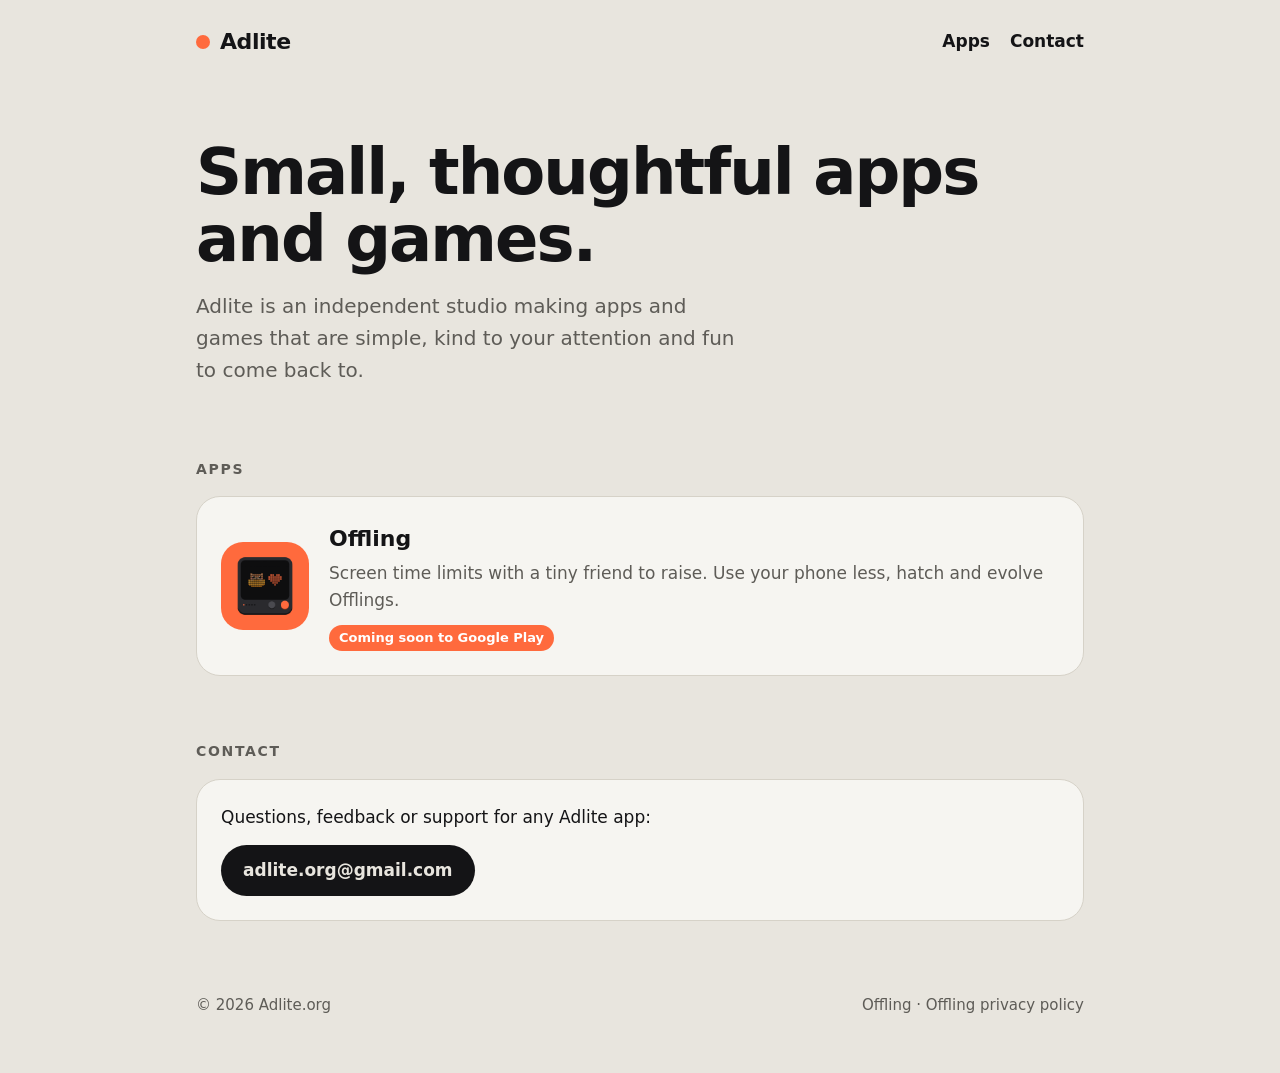
<file: index.html>
<!doctype html>
<html lang="en">
<head>
<meta charset="utf-8">
<meta name="viewport" content="width=device-width, initial-scale=1">
<title>Adlite</title>
<meta name="description" content="Adlite makes small, thoughtful apps and games.">
<link rel="icon" href="/favicon.svg" type="image/svg+xml">
<link rel="stylesheet" href="/style.css">
</head>
<body>
<header class="top">
  <div class="wrap">
    <a class="brand" href="/"><span class="dot"></span>Adlite</a>
    <nav class="links"><a href="#apps">Apps</a><a href="#contact">Contact</a></nav>
  </div>
</header>

<main>
  <div class="wrap hero">
    <h1>Small, thoughtful apps and games.</h1>
    <p>Adlite is an independent studio making apps and games that are simple, kind to your attention and fun to come back to.</p>
  </div>

  <section id="apps">
    <div class="wrap">
      <h2>Apps</h2>
      <a class="card app" href="/offling/">
        <img src="/offling/icon.png" alt="Offling icon">
        <div>
          <h3>Offling</h3>
          <p>Screen time limits with a tiny friend to raise. Use your phone less, hatch and evolve Offlings.</p>
          <span class="pill">Coming soon to Google Play</span>
        </div>
      </a>
    </div>
  </section>

  <section id="contact">
    <div class="wrap">
      <h2>Contact</h2>
      <div class="card">
        <p style="margin:0 0 14px">Questions, feedback or support for any Adlite app:</p>
        <a class="button" href="mailto:adlite.org@gmail.com">adlite.org@gmail.com</a>
      </div>
    </div>
  </section>
</main>

<footer>
  <div class="wrap">
    <span>&copy; 2026 Adlite.org</span>
    <span><a href="/offling/">Offling</a> &middot; <a href="/offling/privacy/">Offling privacy policy</a></span>
  </div>
</footer>
</body>
</html>
</file>
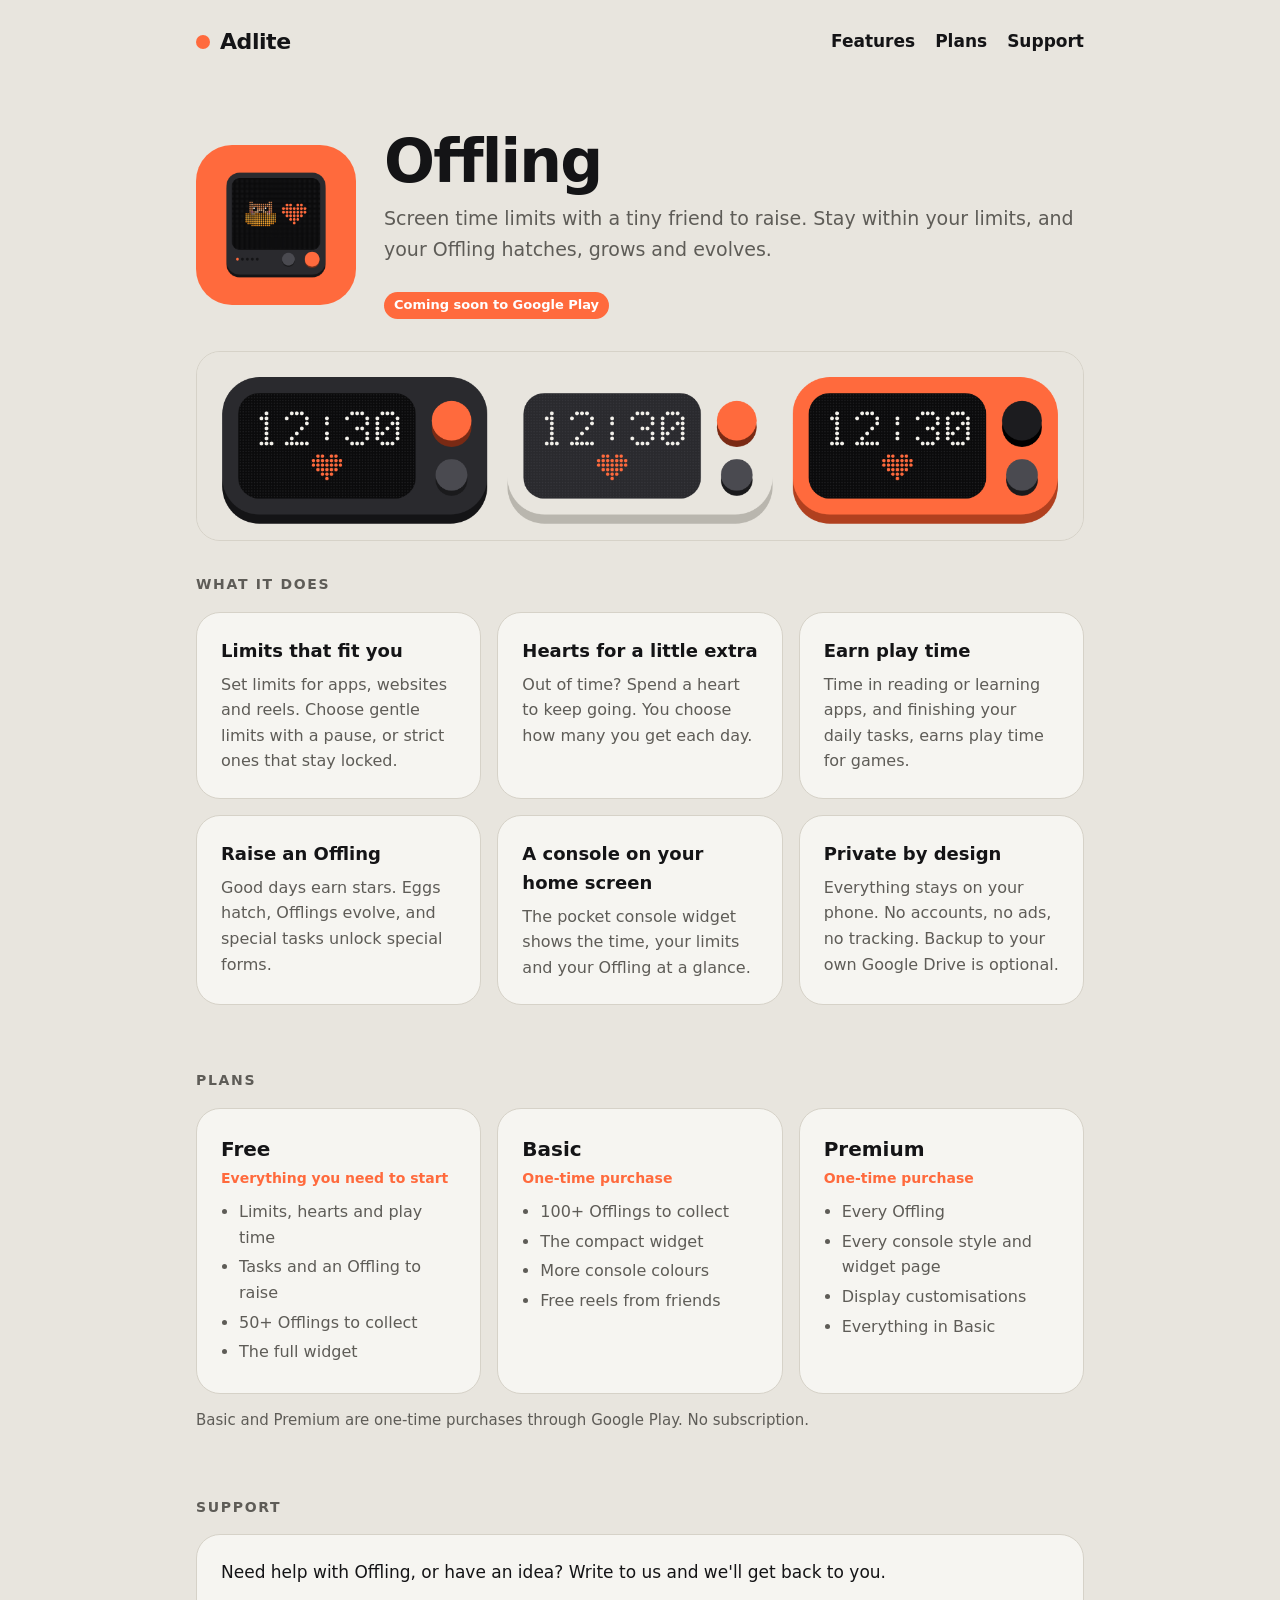
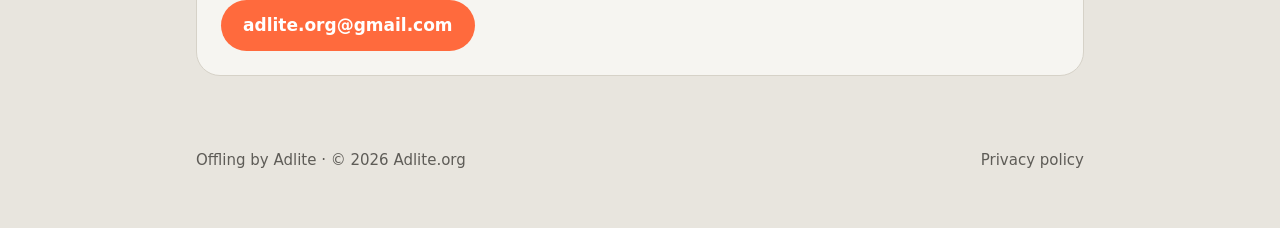
<file: offling/index.html>
<!doctype html>
<html lang="en">
<head>
<meta charset="utf-8">
<meta name="viewport" content="width=device-width, initial-scale=1">
<title>Offling</title>
<meta name="description" content="Offling: screen time limits with a tiny friend to raise. By Adlite.">
<link rel="icon" href="/offling/icon.png">
<link rel="stylesheet" href="/style.css">
</head>
<body>
<header class="top">
  <div class="wrap">
    <a class="brand" href="/"><span class="dot"></span>Adlite</a>
    <nav class="links"><a href="#features">Features</a><a href="#plans">Plans</a><a href="#support">Support</a></nav>
  </div>
</header>

<main>
  <div class="wrap offling-hero">
    <img src="/offling/icon.png" alt="Offling icon">
    <div>
      <h1>Offling</h1>
      <p>Screen time limits with a tiny friend to raise. Stay within your limits, and your Offling hatches, grows and evolves.</p>
      <span class="pill">Coming soon to Google Play</span>
    </div>
  </div>

  <div class="wrap">
    <div class="consoles"><img src="/offling/consoles.png" alt="Offling's pocket console widget in three colours, showing the time and a heart"></div>
  </div>

  <section id="features">
    <div class="wrap">
      <h2>What it does</h2>
      <div class="grid">
        <div class="card"><h3>Limits that fit you</h3><p>Set limits for apps, websites and reels. Choose gentle limits with a pause, or strict ones that stay locked.</p></div>
        <div class="card"><h3>Hearts for a little extra</h3><p>Out of time? Spend a heart to keep going. You choose how many you get each day.</p></div>
        <div class="card"><h3>Earn play time</h3><p>Time in reading or learning apps, and finishing your daily tasks, earns play time for games.</p></div>
        <div class="card"><h3>Raise an Offling</h3><p>Good days earn stars. Eggs hatch, Offlings evolve, and special tasks unlock special forms.</p></div>
        <div class="card"><h3>A console on your home screen</h3><p>The pocket console widget shows the time, your limits and your Offling at a glance.</p></div>
        <div class="card"><h3>Private by design</h3><p>Everything stays on your phone. No accounts, no ads, no tracking. Backup to your own Google Drive is optional.</p></div>
      </div>
    </div>
  </section>

  <section id="plans">
    <div class="wrap">
      <h2>Plans</h2>
      <div class="plans">
        <div class="card"><h3>Free</h3><div class="tag">Everything you need to start</div>
          <ul><li>Limits, hearts and play time</li><li>Tasks and an Offling to raise</li><li>50+ Offlings to collect</li><li>The full widget</li></ul></div>
        <div class="card"><h3>Basic</h3><div class="tag">One-time purchase</div>
          <ul><li>100+ Offlings to collect</li><li>The compact widget</li><li>More console colours</li><li>Free reels from friends</li></ul></div>
        <div class="card"><h3>Premium</h3><div class="tag">One-time purchase</div>
          <ul><li>Every Offling</li><li>Every console style and widget page</li><li>Display customisations</li><li>Everything in Basic</li></ul></div>
      </div>
      <p style="color:var(--muted);font-size:15px;margin:14px 0 0">Basic and Premium are one-time purchases through Google Play. No subscription.</p>
    </div>
  </section>

  <section id="support">
    <div class="wrap">
      <h2>Support</h2>
      <div class="card">
        <p style="margin:0 0 14px">Need help with Offling, or have an idea? Write to us and we'll get back to you.</p>
        <a class="button accent" href="mailto:adlite.org@gmail.com?subject=Offling">adlite.org@gmail.com</a>
      </div>
    </div>
  </section>
</main>

<footer>
  <div class="wrap">
    <span>Offling by <a href="/">Adlite</a> &middot; &copy; 2026 Adlite.org</span>
    <span><a href="/offling/privacy/">Privacy policy</a></span>
  </div>
</footer>
</body>
</html>
</file>
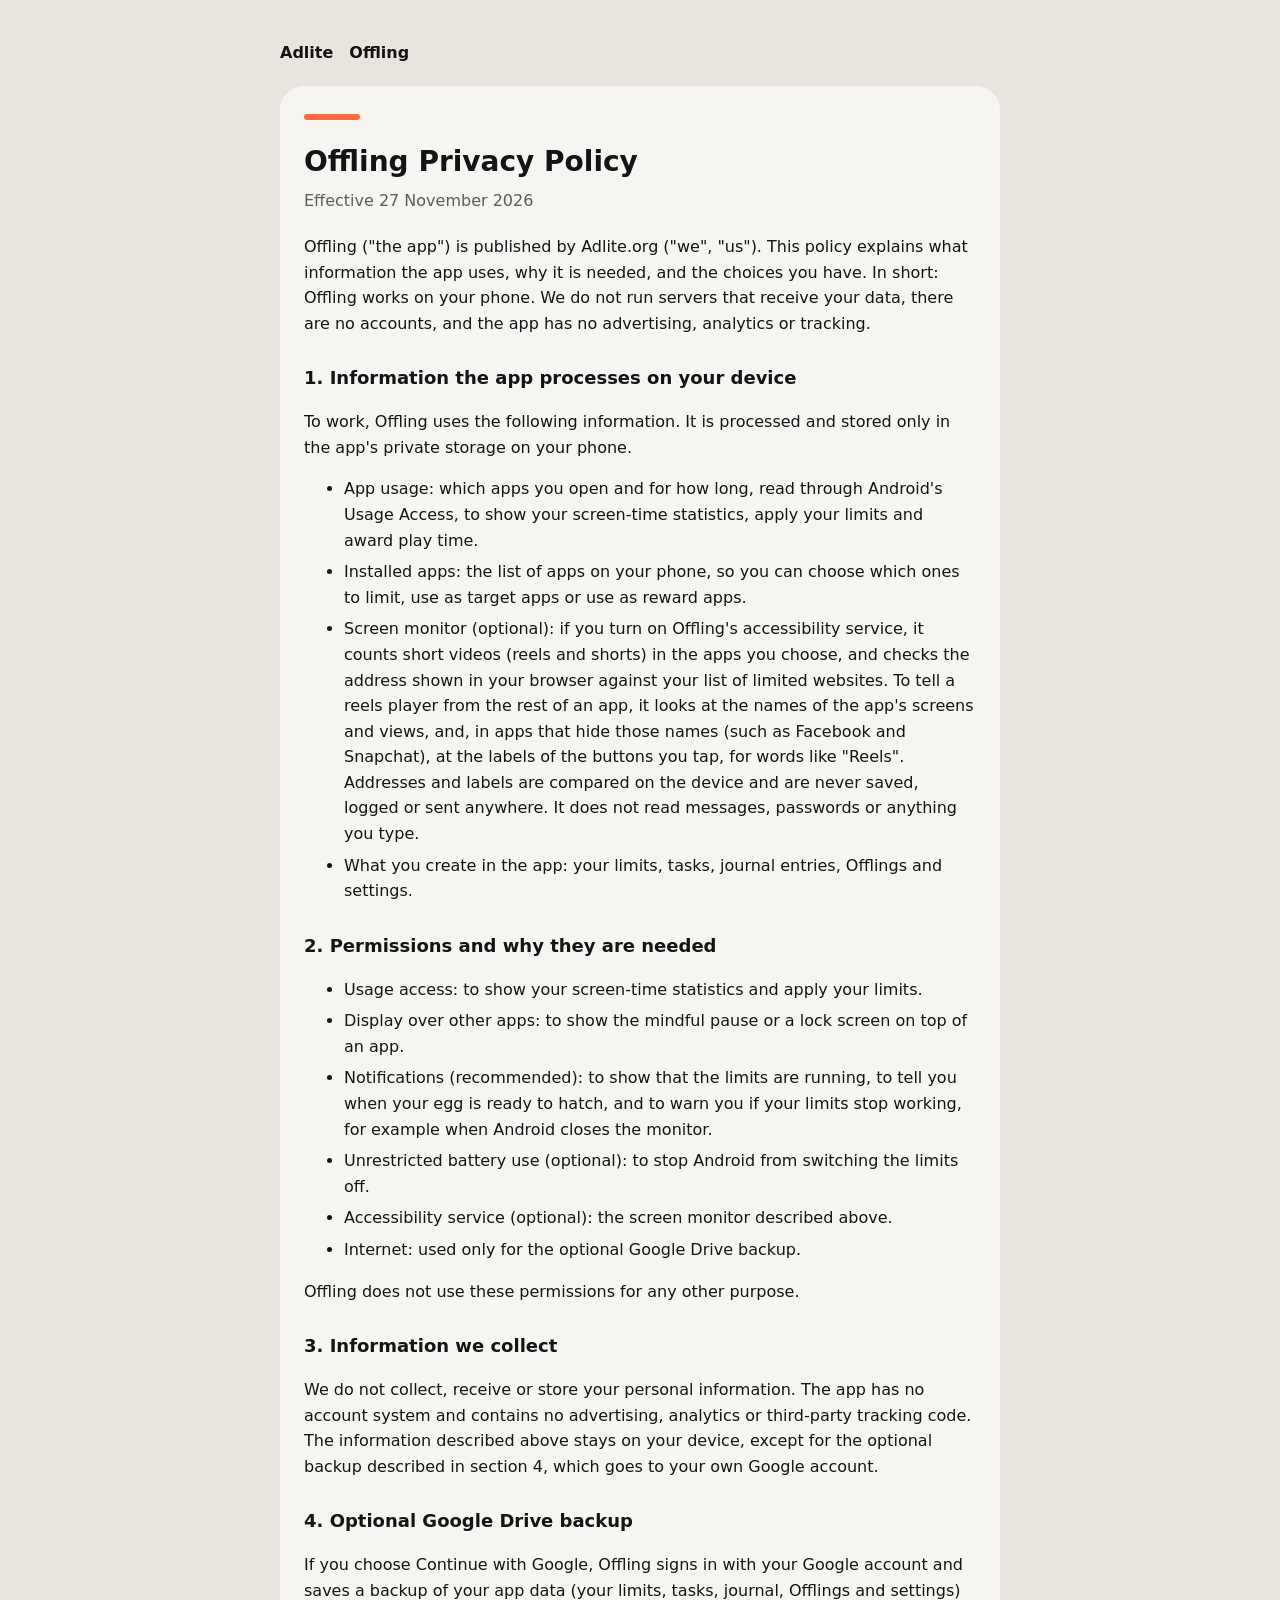
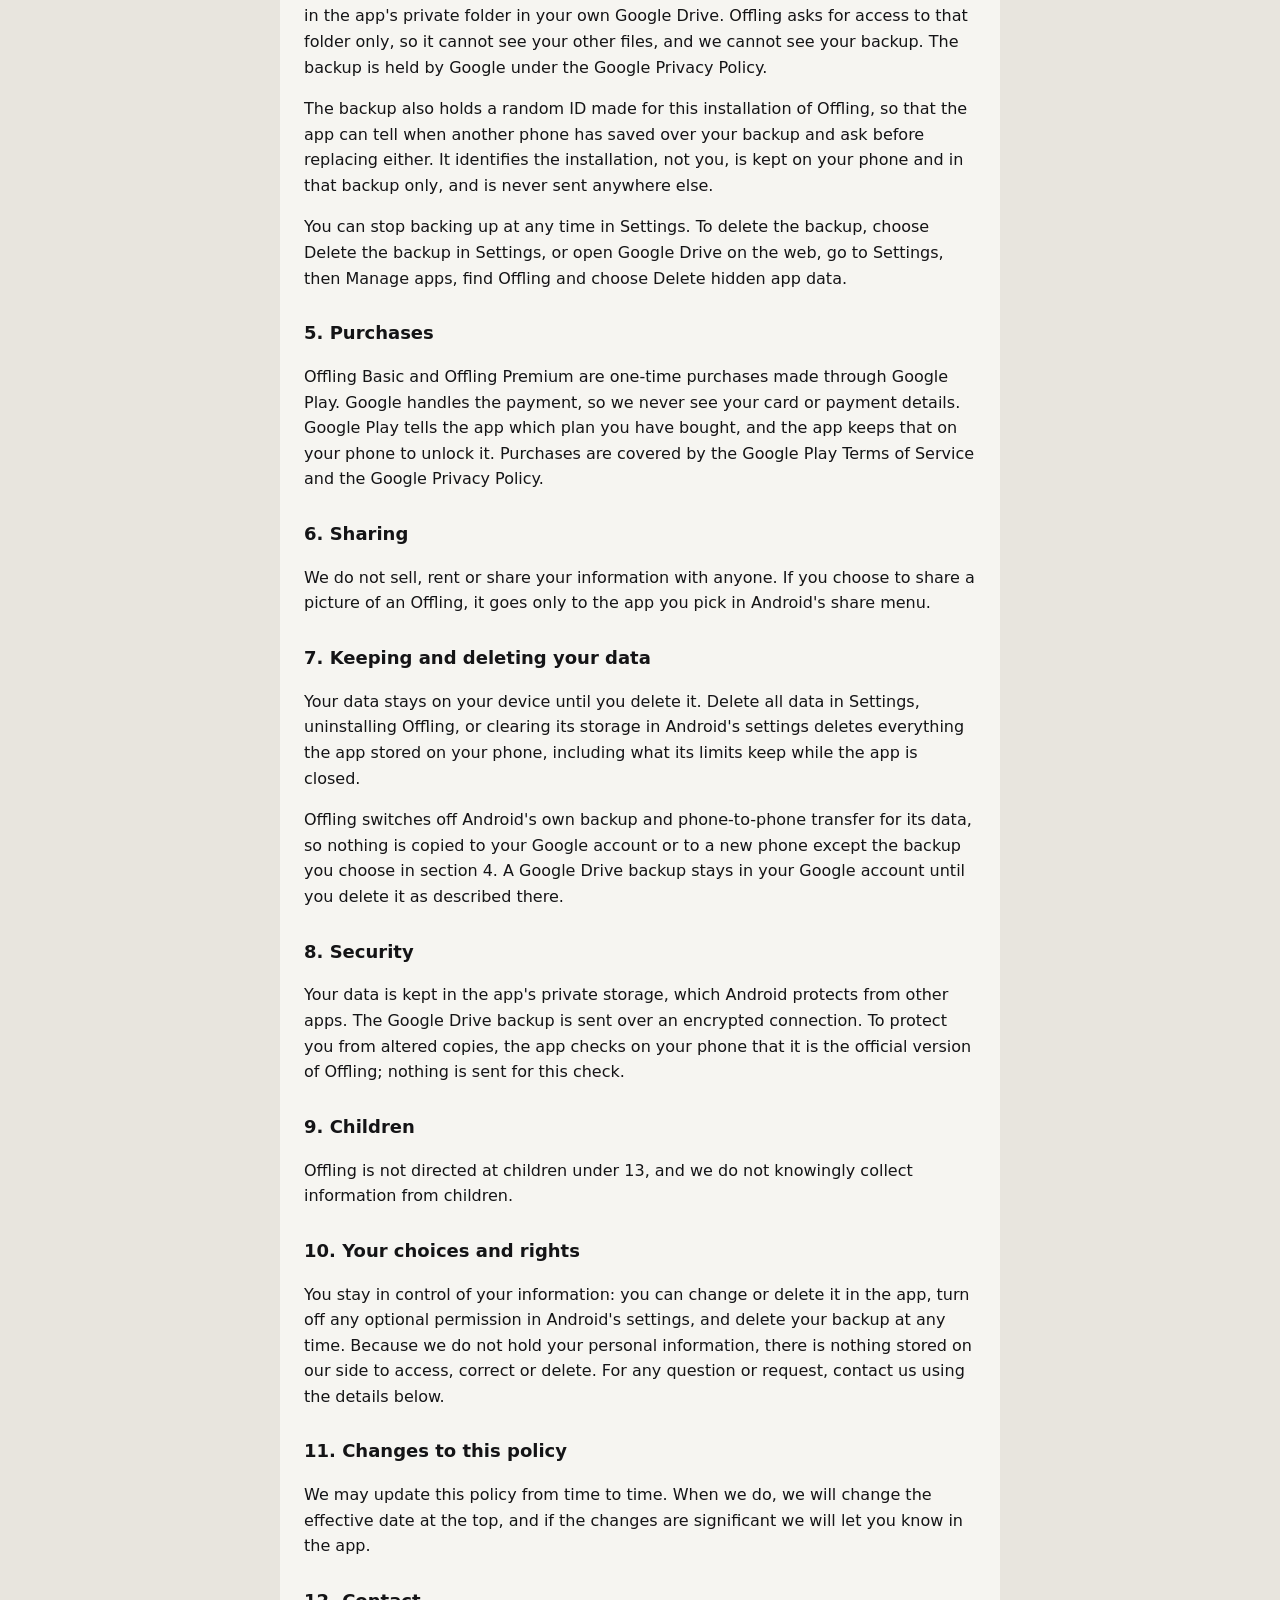
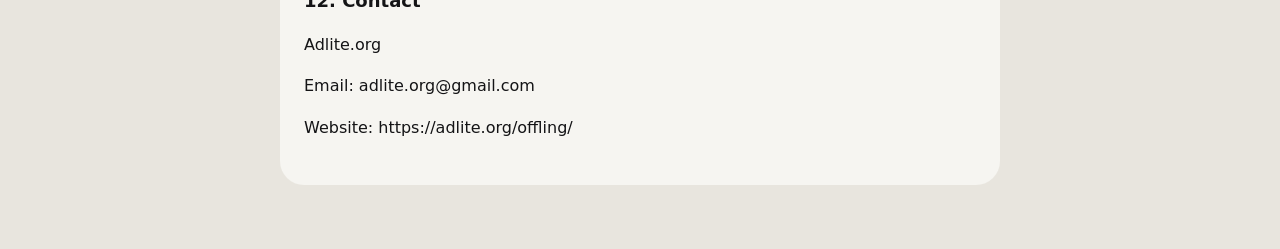
<file: offling/privacy/index.html>
<!doctype html>
<html lang="en">
<head>
<meta charset="utf-8">
<meta name="viewport" content="width=device-width, initial-scale=1">
<title>Offling Privacy Policy</title>
<link rel="icon" href="/offling/icon.png">
<style>
  :root { --ink:#141416; --muted:#5E5C57; --paper:#E8E5DE; --card:#F6F5F1; --accent:#FF6A3D; }
  @media (prefers-color-scheme: dark) { :root { --ink:#F2F0EA; --muted:#A9A7A1; --paper:#121214; --card:#1D1D20; } }
  body { margin:0; background:var(--paper); color:var(--ink); font:16px/1.6 system-ui, -apple-system, "Segoe UI", Roboto, sans-serif; }
  main { max-width:720px; margin:0 auto; padding:40px 16px 64px; }
  .card { background:var(--card); border-radius:24px; padding:28px 24px; }
  h1 { font-size:28px; margin:0 0 4px; }
  h2 { font-size:18px; margin:28px 0 8px; }
  .date { color:var(--muted); margin:0 0 20px; }
  li { margin:6px 0; }
  nav { display:flex; gap:16px; margin:0 0 20px; font-weight:600; }
  nav a { color:var(--ink); text-decoration:none; }
  nav a:hover { color:var(--accent); }
  .bar { height:6px; width:56px; background:var(--accent); border-radius:3px; margin-bottom:20px; }
</style>
</head>
<body>
<main>
<nav><a href="/">Adlite</a><a href="/offling/">Offling</a></nav>
<div class="card">
<div class="bar"></div>
<h1>Offling Privacy Policy</h1>
<p class="date">Effective 27 November 2026</p>
<p>Offling (&quot;the app&quot;) is published by Adlite.org (&quot;we&quot;, &quot;us&quot;). This policy explains what information the app uses, why it is needed, and the choices you have. In short: Offling works on your phone. We do not run servers that receive your data, there are no accounts, and the app has no advertising, analytics or tracking.</p>
<h2>1. Information the app processes on your device</h2>
<p>To work, Offling uses the following information. It is processed and stored only in the app&#x27;s private storage on your phone.</p>
<ul><li>App usage: which apps you open and for how long, read through Android&#x27;s Usage Access, to show your screen-time statistics, apply your limits and award play time.</li><li>Installed apps: the list of apps on your phone, so you can choose which ones to limit, use as target apps or use as reward apps.</li><li>Screen monitor (optional): if you turn on Offling&#x27;s accessibility service, it counts short videos (reels and shorts) in the apps you choose, and checks the address shown in your browser against your list of limited websites. To tell a reels player from the rest of an app, it looks at the names of the app&#x27;s screens and views, and, in apps that hide those names (such as Facebook and Snapchat), at the labels of the buttons you tap, for words like &quot;Reels&quot;. Addresses and labels are compared on the device and are never saved, logged or sent anywhere. It does not read messages, passwords or anything you type.</li><li>What you create in the app: your limits, tasks, journal entries, Offlings and settings.</li></ul>
<h2>2. Permissions and why they are needed</h2>
<ul><li>Usage access: to show your screen-time statistics and apply your limits.</li><li>Display over other apps: to show the mindful pause or a lock screen on top of an app.</li><li>Notifications (recommended): to show that the limits are running, to tell you when your egg is ready to hatch, and to warn you if your limits stop working, for example when Android closes the monitor.</li><li>Unrestricted battery use (optional): to stop Android from switching the limits off.</li><li>Accessibility service (optional): the screen monitor described above.</li><li>Internet: used only for the optional Google Drive backup.</li></ul>
<p>Offling does not use these permissions for any other purpose.</p>
<h2>3. Information we collect</h2>
<p>We do not collect, receive or store your personal information. The app has no account system and contains no advertising, analytics or third-party tracking code. The information described above stays on your device, except for the optional backup described in section 4, which goes to your own Google account.</p>
<h2>4. Optional Google Drive backup</h2>
<p>If you choose Continue with Google, Offling signs in with your Google account and saves a backup of your app data (your limits, tasks, journal, Offlings and settings) in the app&#x27;s private folder in your own Google Drive. Offling asks for access to that folder only, so it cannot see your other files, and we cannot see your backup. The backup is held by Google under the Google Privacy Policy.</p>
<p>The backup also holds a random ID made for this installation of Offling, so that the app can tell when another phone has saved over your backup and ask before replacing either. It identifies the installation, not you, is kept on your phone and in that backup only, and is never sent anywhere else.</p>
<p>You can stop backing up at any time in Settings. To delete the backup, choose Delete the backup in Settings, or open Google Drive on the web, go to Settings, then Manage apps, find Offling and choose Delete hidden app data.</p>
<h2>5. Purchases</h2>
<p>Offling Basic and Offling Premium are one-time purchases made through Google Play. Google handles the payment, so we never see your card or payment details. Google Play tells the app which plan you have bought, and the app keeps that on your phone to unlock it. Purchases are covered by the Google Play Terms of Service and the Google Privacy Policy.</p>
<h2>6. Sharing</h2>
<p>We do not sell, rent or share your information with anyone. If you choose to share a picture of an Offling, it goes only to the app you pick in Android&#x27;s share menu.</p>
<h2>7. Keeping and deleting your data</h2>
<p>Your data stays on your device until you delete it. Delete all data in Settings, uninstalling Offling, or clearing its storage in Android&#x27;s settings deletes everything the app stored on your phone, including what its limits keep while the app is closed.</p>
<p>Offling switches off Android&#x27;s own backup and phone-to-phone transfer for its data, so nothing is copied to your Google account or to a new phone except the backup you choose in section 4. A Google Drive backup stays in your Google account until you delete it as described there.</p>
<h2>8. Security</h2>
<p>Your data is kept in the app&#x27;s private storage, which Android protects from other apps. The Google Drive backup is sent over an encrypted connection. To protect you from altered copies, the app checks on your phone that it is the official version of Offling; nothing is sent for this check.</p>
<h2>9. Children</h2>
<p>Offling is not directed at children under 13, and we do not knowingly collect information from children.</p>
<h2>10. Your choices and rights</h2>
<p>You stay in control of your information: you can change or delete it in the app, turn off any optional permission in Android&#x27;s settings, and delete your backup at any time. Because we do not hold your personal information, there is nothing stored on our side to access, correct or delete. For any question or request, contact us using the details below.</p>
<h2>11. Changes to this policy</h2>
<p>We may update this policy from time to time. When we do, we will change the effective date at the top, and if the changes are significant we will let you know in the app.</p>
<h2>12. Contact</h2>
<p>Adlite.org</p>
<p>Email: adlite.org@gmail.com</p>
<p>Website: https://adlite.org/offling/</p>
</div></main>
</body>
</html>
</file>
<file: style.css>
:root {
  --ink: #141416;
  --muted: #5e5c57;
  --paper: #e8e5de;
  --card: #f6f5f1;
  --line: #d6d2c8;
  --accent: #ff6a3d;
  --screen: #0b0b0c;
}
@media (prefers-color-scheme: dark) {
  :root {
    --ink: #f2f0ea;
    --muted: #a9a7a1;
    --paper: #121214;
    --card: #1d1d20;
    --line: #2e2e33;
  }
}
* { box-sizing: border-box; }
body {
  margin: 0;
  background: var(--paper);
  color: var(--ink);
  font: 17px/1.6 system-ui, -apple-system, "Segoe UI", Roboto, sans-serif;
}
a { color: inherit; }
img { max-width: 100%; display: block; }
.wrap { max-width: 920px; margin: 0 auto; padding: 0 16px; }

header.top { padding: 24px 0; }
header.top .wrap { display: flex; align-items: center; justify-content: space-between; gap: 16px; }
.brand { font-weight: 800; font-size: 22px; letter-spacing: -0.02em; text-decoration: none; display: flex; align-items: center; gap: 10px; }
.brand .dot { width: 14px; height: 14px; border-radius: 50%; background: var(--accent); }
nav.links { display: flex; gap: 20px; font-weight: 600; }
nav.links a { text-decoration: none; }
nav.links a:hover { color: var(--accent); }

.hero { padding-top: 56px; padding-bottom: 40px; }
.hero h1 { font-size: clamp(38px, 7vw, 64px); line-height: 1.05; letter-spacing: -0.03em; margin: 0 0 16px; }
.hero p { font-size: 20px; color: var(--muted); max-width: 560px; margin: 0; }

section { padding: 32px 0; }
section > .wrap > h2 { font-size: 14px; text-transform: uppercase; letter-spacing: 0.12em; color: var(--muted); margin: 0 0 16px; }

.card { background: var(--card); border: 1px solid var(--line); border-radius: 24px; padding: 24px; }
.app { display: flex; gap: 20px; align-items: center; text-decoration: none; transition: transform .15s ease; }
.app:hover { transform: translateY(-2px); }
.app img { width: 88px; height: 88px; border-radius: 22px; flex: none; }
.app h3 { margin: 0 0 4px; font-size: 22px; }
.app p { margin: 0; color: var(--muted); }
.pill { display: inline-block; font-size: 13px; font-weight: 700; padding: 3px 10px; border-radius: 99px; background: var(--accent); color: #fff; margin-top: 10px; }

.grid { display: grid; grid-template-columns: repeat(auto-fit, minmax(240px, 1fr)); gap: 16px; }
.grid .card h3 { margin: 0 0 6px; font-size: 18px; }
.grid .card p { margin: 0; color: var(--muted); font-size: 16px; }

.button { display: inline-block; background: var(--ink); color: var(--paper); font-weight: 700; padding: 12px 22px; border-radius: 99px; text-decoration: none; }
.button.accent { background: var(--accent); color: #fff; }

footer { padding: 40px 0 56px; color: var(--muted); font-size: 15px; }
footer .wrap { display: flex; flex-wrap: wrap; gap: 8px 24px; justify-content: space-between; }
footer a { text-decoration: none; }
footer a:hover { color: var(--accent); }

/* Offling */
.offling-hero { display: grid; grid-template-columns: 160px 1fr; gap: 28px; align-items: center; padding-top: 48px; padding-bottom: 32px; }
.offling-hero img { width: 160px; height: 160px; border-radius: 36px; }
.offling-hero h1 { font-size: clamp(40px, 7vw, 60px); line-height: 1; margin: 0 0 12px; letter-spacing: -0.03em; }
.offling-hero p { margin: 0 0 18px; font-size: 19px; color: var(--muted); }
.consoles { border-radius: 24px; overflow: hidden; border: 1px solid var(--line); }
.plans { display: grid; grid-template-columns: repeat(auto-fit, minmax(220px, 1fr)); gap: 16px; }
.plans .card h3 { margin: 0; font-size: 20px; }
.plans .card .tag { color: var(--accent); font-weight: 700; font-size: 14px; margin: 2px 0 10px; }
.plans .card ul { margin: 0; padding-left: 18px; color: var(--muted); font-size: 16px; }
.plans .card li { margin: 4px 0; }

@media (max-width: 560px) {
  .offling-hero { grid-template-columns: 1fr; gap: 20px; padding-top: 24px; }
  .offling-hero img { width: 120px; height: 120px; border-radius: 28px; }
  .app { align-items: flex-start; }
  .app img { width: 64px; height: 64px; border-radius: 16px; }
  nav.links { gap: 14px; }
}
</file>
